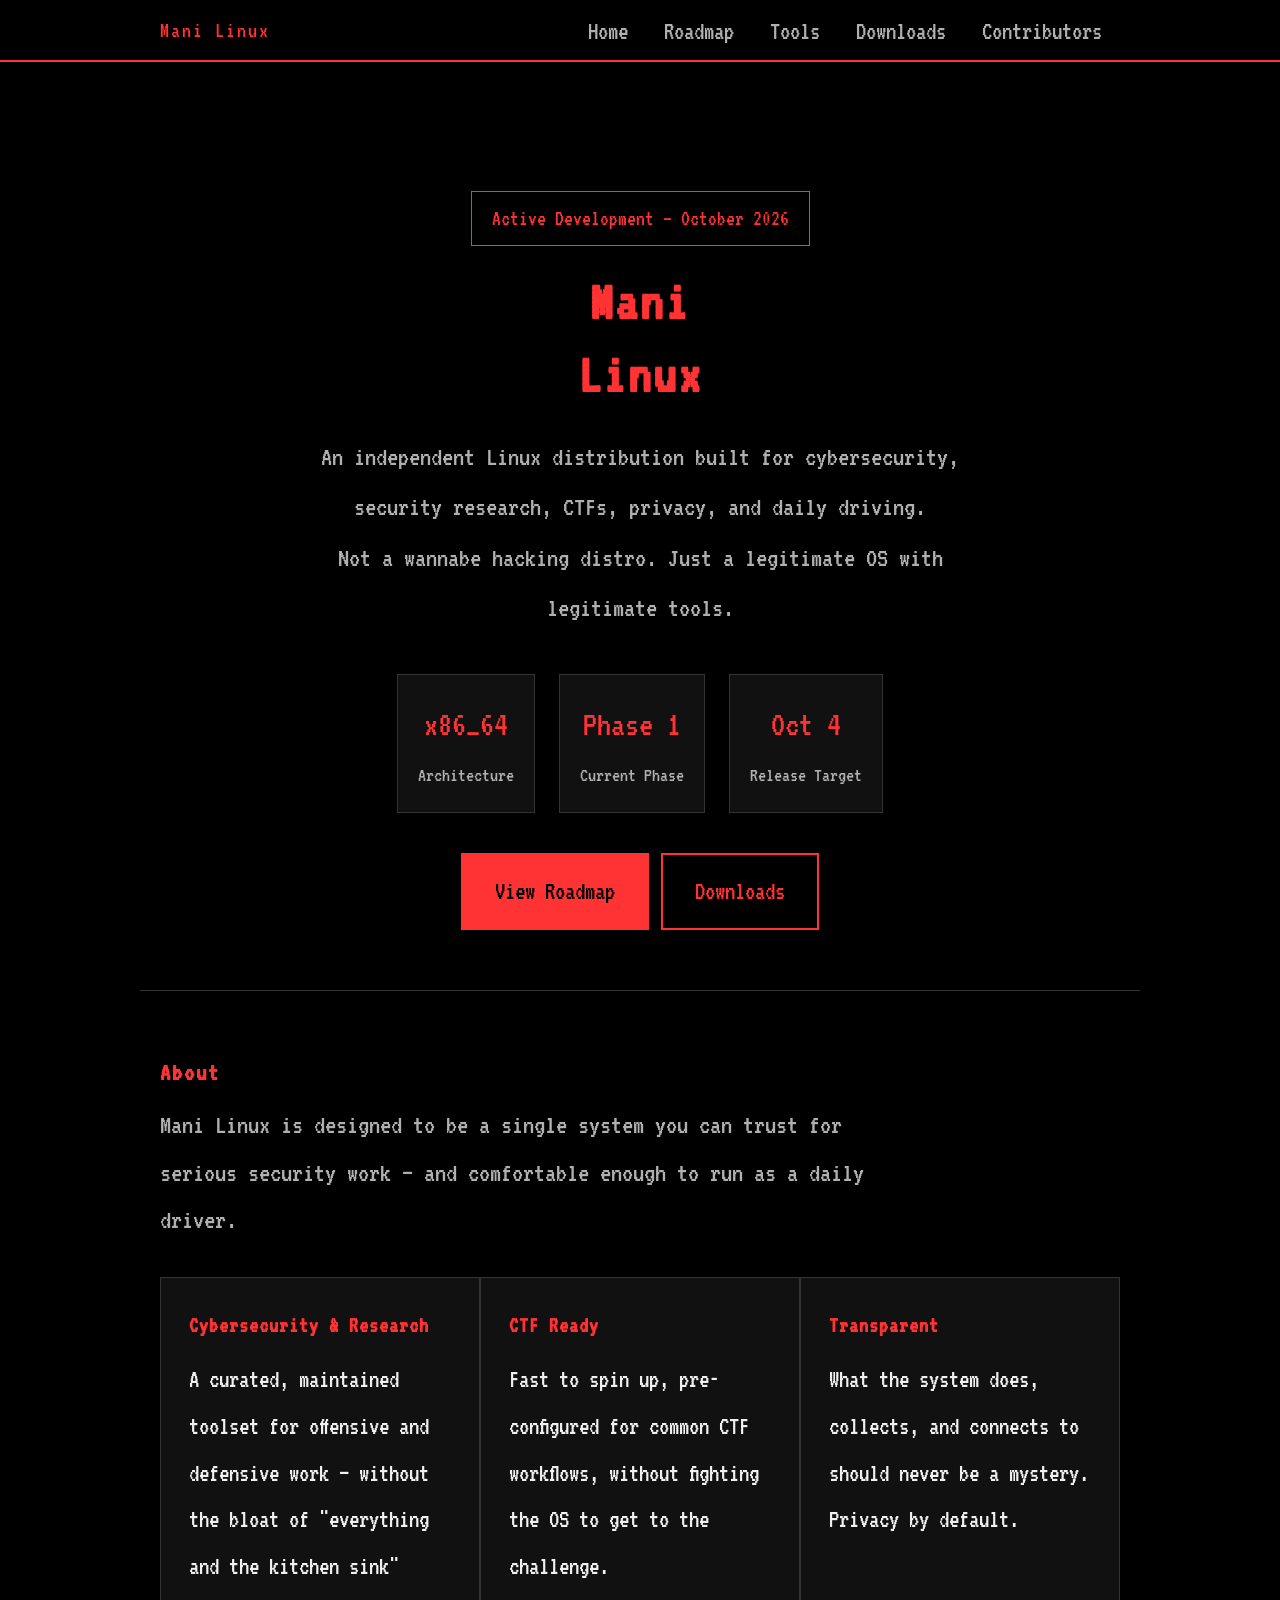
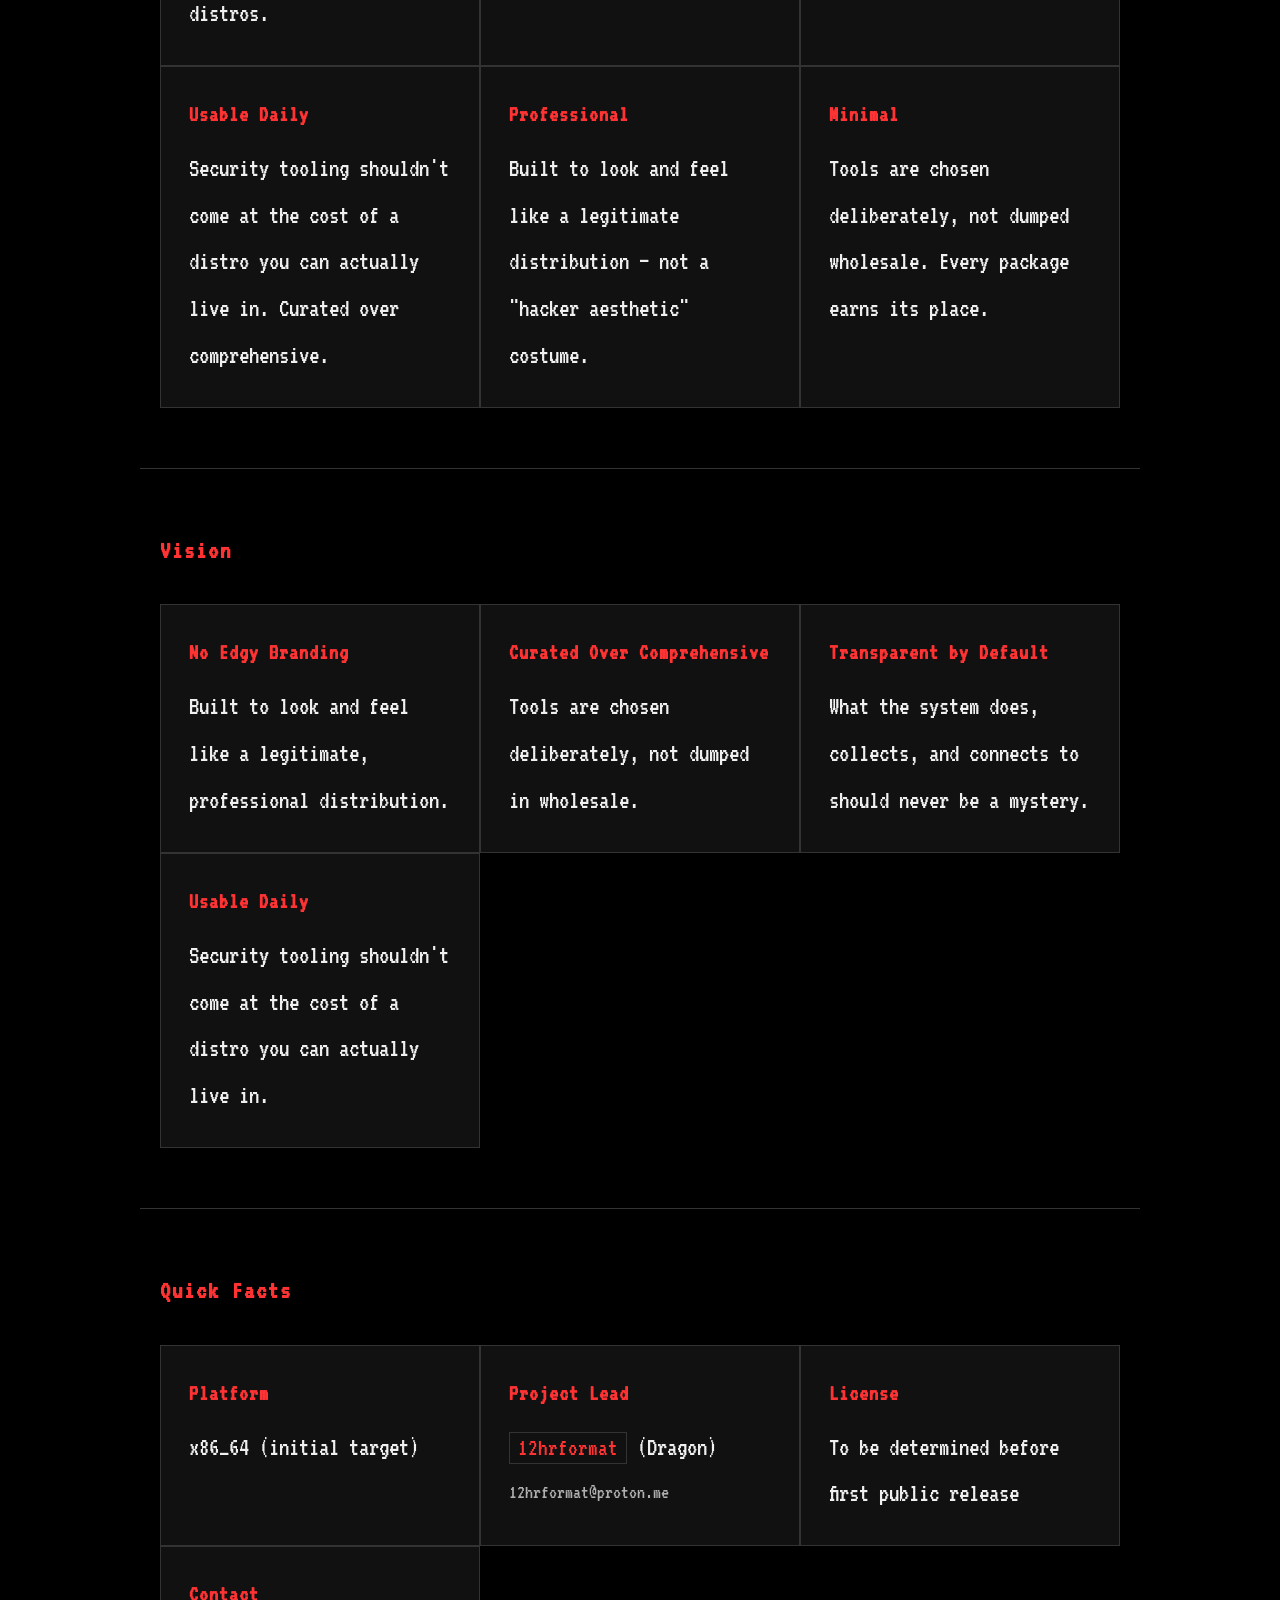
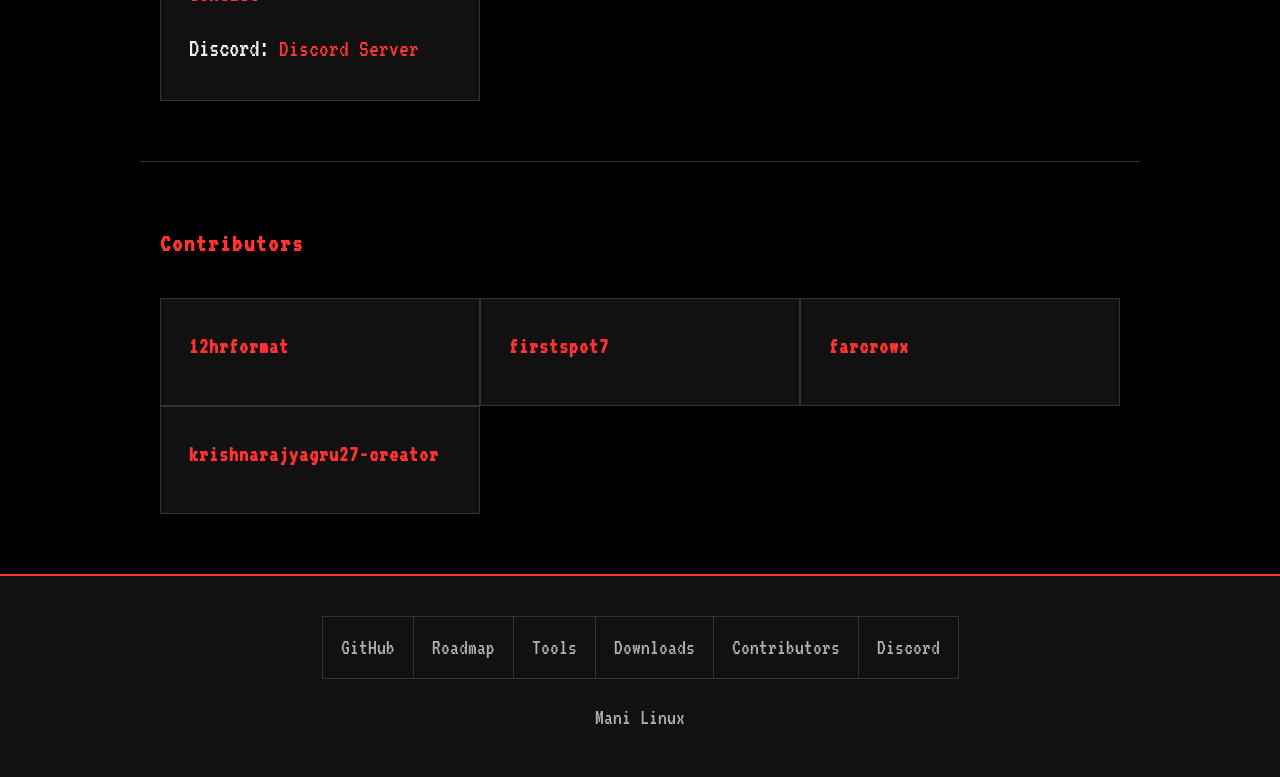
<file: website/index.html>
<!DOCTYPE html>
<html lang="en">
<head>
  <meta charset="UTF-8" />
  <meta name="viewport" content="width=device-width, initial-scale=1.0" />
  <title>Mani Linux — A Security-First Linux Distribution</title>
  <meta name="description" content="Mani Linux is an independent Linux distribution built for cybersecurity, security research, CTFs, privacy, and daily driving." />
  <link rel="stylesheet" href="style.css" />
</head>
<body>
  <a href="#main" class="skip-link">Skip to content</a>

  <nav>
    <div class="nav-inner">
      <a href="index.html" class="nav-brand">Mani Linux</a>
      <ul class="nav-links" id="navLinks">
        <li><a href="index.html" class="active">Home</a></li>
        <li><a href="roadmap.html">Roadmap</a></li>
        <li><a href="tools.html">Tools</a></li>
        <li><a href="downloads.html">Downloads</a></li>
        <li><a href="contributors.html">Contributors</a></li>
      </ul>
      <button class="nav-menu-btn" id="menuBtn" aria-label="Toggle menu">☰</button>
    </div>
  </nav>

  <main id="main">

    <!-- Hero -->
    <section class="hero">
      <div class="hero-badge">Active Development — October 2026</div>
      <h1>Mani<br>Linux</h1>
      <p class="hero-subtitle">
        An independent Linux distribution built for cybersecurity, security research, CTFs, privacy, and daily driving.<br>
        Not a wannabe hacking distro. Just a legitimate OS with legitimate tools.
      </p>
      <div class="hero-status">
        <div class="hero-stat">
          <div class="hero-stat-value">x86_64</div>
          <div class="hero-stat-label">Architecture</div>
        </div>
        <div class="hero-stat">
          <div class="hero-stat-value">Phase 1</div>
          <div class="hero-stat-label">Current Phase</div>
        </div>
        <div class="hero-stat">
          <div class="hero-stat-value">Oct 4</div>
          <div class="hero-stat-label">Release Target</div>
        </div>
      </div>
      <div class="hero-cta">
        <a href="roadmap.html" class="btn btn-primary">View Roadmap</a>
        <a href="downloads.html" class="btn btn-secondary">Downloads</a>
      </div>
    </section>

    <!-- About -->
    <section>
      <div class="section-header">
        <h2>About</h2>
        <p>Mani Linux is designed to be a single system you can trust for serious security work — and comfortable enough to run as a daily driver.</p>
      </div>
      <div class="card-grid">
        <div class="card">
          <h3>Cybersecurity & Research</h3>
          <p>A curated, maintained toolset for offensive and defensive work — without the bloat of "everything and the kitchen sink" distros.</p>
        </div>
        <div class="card">
          <h3>CTF Ready</h3>
          <p>Fast to spin up, pre-configured for common CTF workflows, without fighting the OS to get to the challenge.</p>
        </div>
        <div class="card">
          <h3>Transparent</h3>
          <p>What the system does, collects, and connects to should never be a mystery. Privacy by default.</p>
        </div>
        <div class="card">
          <h3>Usable Daily</h3>
          <p>Security tooling shouldn't come at the cost of a distro you can actually live in. Curated over comprehensive.</p>
        </div>
        <div class="card">
          <h3>Professional</h3>
          <p>Built to look and feel like a legitimate distribution — not a "hacker aesthetic" costume.</p>
        </div>
        <div class="card">
          <h3>Minimal</h3>
          <p>Tools are chosen deliberately, not dumped wholesale. Every package earns its place.</p>
        </div>
      </div>
    </section>

    <!-- Vision -->
    <section>
      <div class="section-header">
        <h2>Vision</h2>
      </div>
      <div class="card-grid">
        <div class="card">
          <h3>No Edgy Branding</h3>
          <p>Built to look and feel like a legitimate, professional distribution.</p>
        </div>
        <div class="card">
          <h3>Curated Over Comprehensive</h3>
          <p>Tools are chosen deliberately, not dumped in wholesale.</p>
        </div>
        <div class="card">
          <h3>Transparent by Default</h3>
          <p>What the system does, collects, and connects to should never be a mystery.</p>
        </div>
        <div class="card">
          <h3>Usable Daily</h3>
          <p>Security tooling shouldn't come at the cost of a distro you can actually live in.</p>
        </div>
      </div>
    </section>

    <!-- Quick Facts -->
    <section>
      <div class="section-header">
        <h2>Quick Facts</h2>
      </div>
      <div class="card-grid">
        <div class="card">
          <h3>Platform</h3>
          <p>x86_64 (initial target)</p>
        </div>
        <div class="card">
          <h3>Project Lead</h3>
          <p><code>12hrformat</code> (Dragon)</p>
          <p style="margin-top:4px;font-size:20px;color:var(--text-dim);">12hrformat@proton.me</p>
        </div>
        <div class="card">
          <h3>License</h3>
          <p>To be determined before first public release</p>
        </div>
        <div class="card">
          <h3>Contact</h3>
          <p>Discord: <a href="https://discord.gg/aPUg2V7wWd">Discord Server</a></p>
        </div>
      </div>
    </section>

    <!-- Contributors Preview -->
    <section>
      <div class="section-header">
        <h2>Contributors</h2>
      </div>
      <div id="home-contributors" class="card-grid"></div>
    </section>

  </main>

  <!-- Footer -->
  <footer>
    <div class="footer-inner">
      <ul class="footer-links">
        <li><a href="https://github.com/12hrformat/ManiOS">GitHub</a></li>
        <li><a href="roadmap.html">Roadmap</a></li>
        <li><a href="tools.html">Tools</a></li>
        <li><a href="downloads.html">Downloads</a></li>
        <li><a href="contributors.html">Contributors</a></li>
        <li><a href="https://discord.gg/aPUg2V7wWd">Discord</a></li>
      </ul>
      <p class="footer-copy">Mani Linux</p>
    </div>
  </footer>

  <script src="script.js"></script>
  <script src="contributors.js"></script>
</body>
</html>
</file>
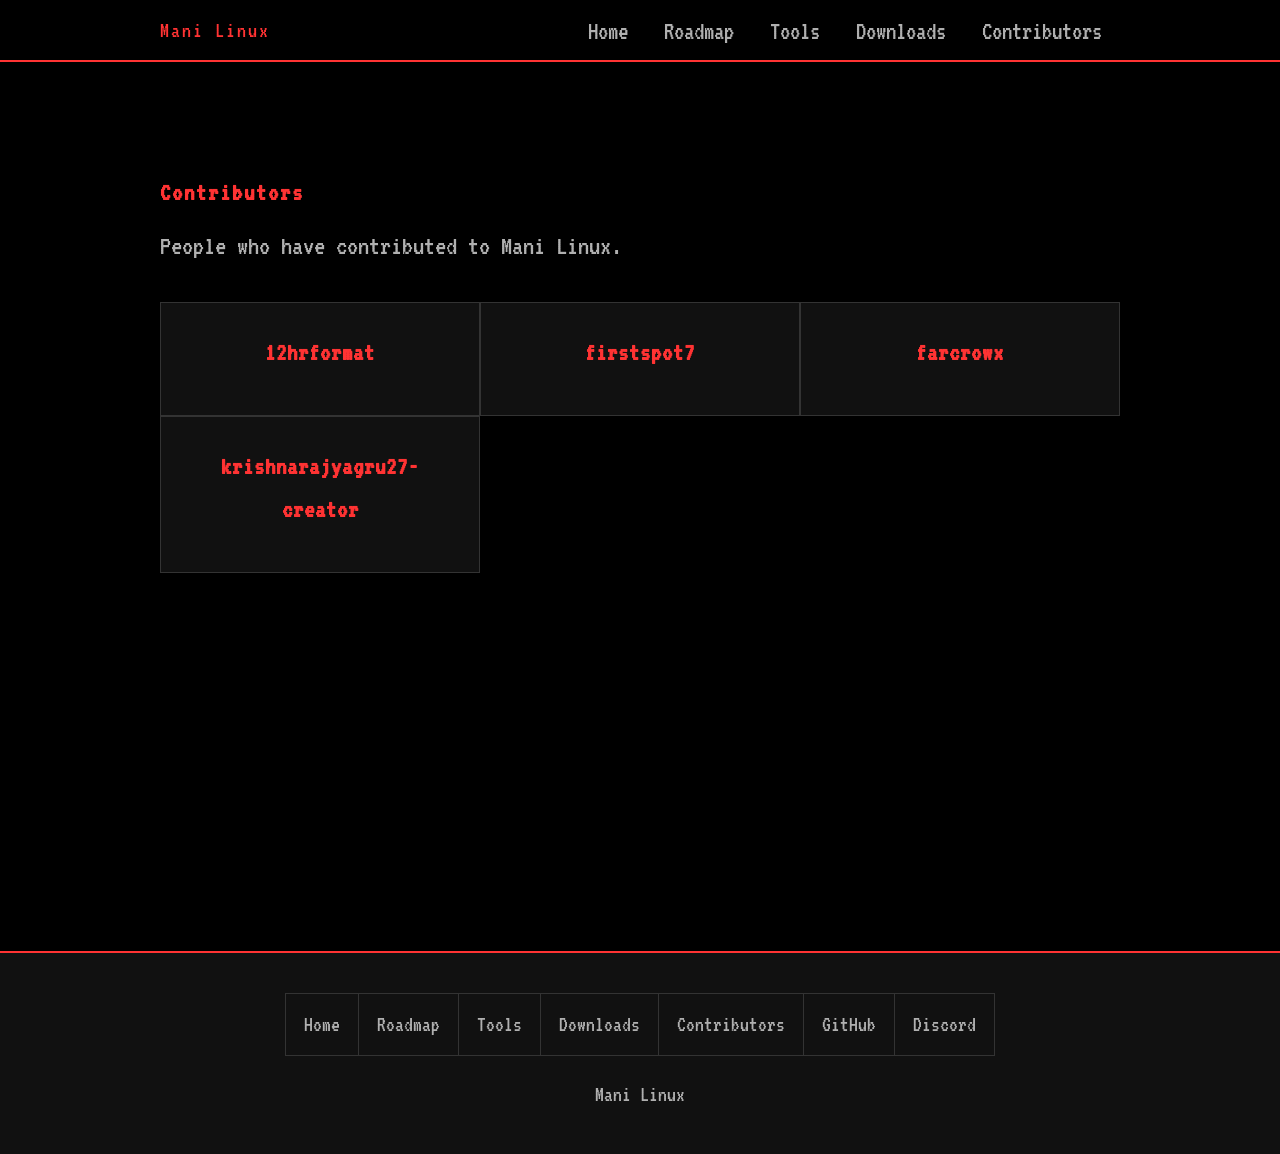
<file: website/contributors.html>
<!DOCTYPE html>
<html lang="en">
<head>
  <meta charset="UTF-8" />
  <meta name="viewport" content="width=device-width, initial-scale=1.0" />
  <title>Contributors — Mani Linux</title>
  <meta name="description" content="Mani Linux contributors." />
  <link rel="stylesheet" href="style.css" />
</head>
<body>
  <a href="#main" class="skip-link">Skip to content</a>

  <nav>
    <div class="nav-inner">
      <a href="index.html" class="nav-brand">Mani Linux</a>
      <ul class="nav-links" id="navLinks">
        <li><a href="index.html">Home</a></li>
        <li><a href="roadmap.html">Roadmap</a></li>
        <li><a href="tools.html">Tools</a></li>
        <li><a href="downloads.html">Downloads</a></li>
        <li><a href="contributors.html" class="active">Contributors</a></li>
      </ul>
      <button class="nav-menu-btn" id="menuBtn" aria-label="Toggle menu">☰</button>
    </div>
  </nav>

  <main id="main">
    <section>
      <div class="section-header">
        <h2>Contributors</h2>
        <p>People who have contributed to Mani Linux.</p>
      </div>
      <div id="contributors-grid" class="card-grid"></div>
    </section>
  </main>

  <footer>
    <div class="footer-inner">
      <ul class="footer-links">
        <li><a href="index.html">Home</a></li>
        <li><a href="roadmap.html">Roadmap</a></li>
        <li><a href="tools.html">Tools</a></li>
        <li><a href="downloads.html">Downloads</a></li>
        <li><a href="contributors.html">Contributors</a></li>
        <li><a href="https://github.com/12hrformat/ManiOS">GitHub</a></li>
        <li><a href="https://discord.gg/aPUg2V7wWd">Discord</a></li>
      </ul>
      <p class="footer-copy">Mani Linux</p>
    </div>
  </footer>

  <script src="script.js"></script>
  <script src="contributors.js"></script>
</body>
</html>
</file>
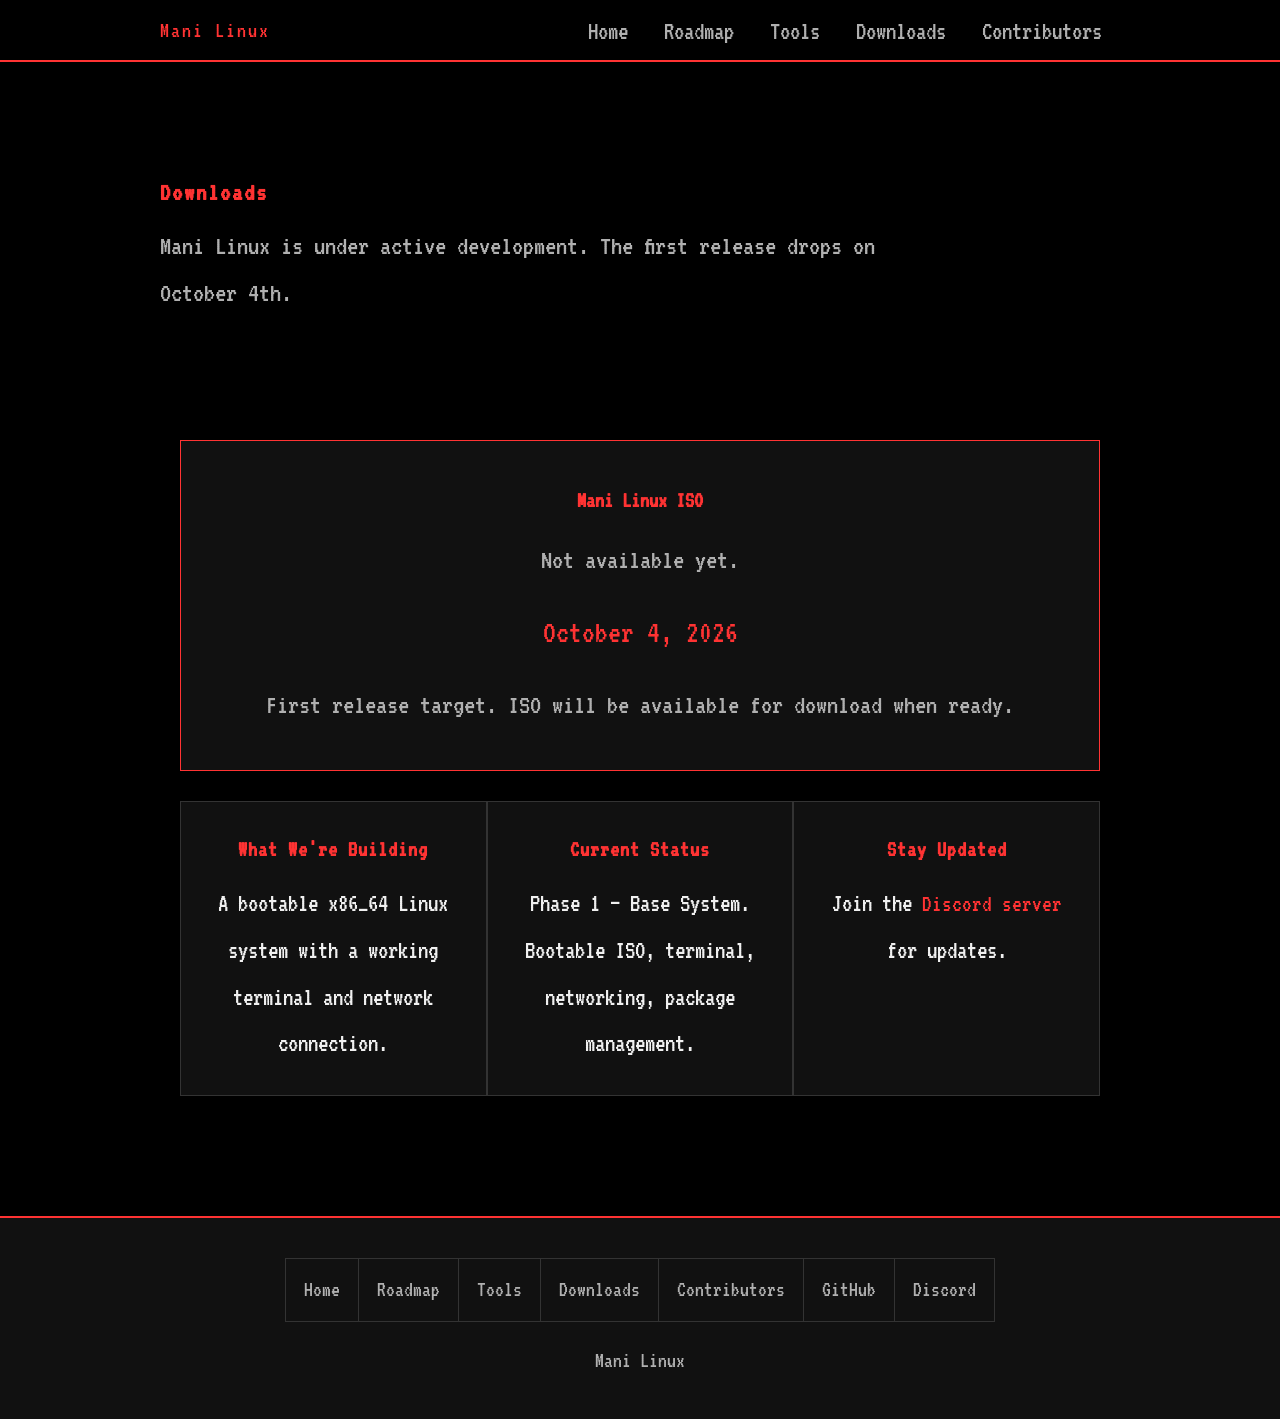
<file: website/downloads.html>
<!DOCTYPE html>
<html lang="en">
<head>
  <meta charset="UTF-8" />
  <meta name="viewport" content="width=device-width, initial-scale=1.0" />
  <title>Downloads — Mani Linux</title>
  <meta name="description" content="Mani Linux downloads. Under active development." />
  <link rel="stylesheet" href="style.css" />
</head>
<body>
  <a href="#main" class="skip-link">Skip to content</a>

  <nav>
    <div class="nav-inner">
      <a href="index.html" class="nav-brand">Mani Linux</a>
      <ul class="nav-links" id="navLinks">
        <li><a href="index.html">Home</a></li>
        <li><a href="roadmap.html">Roadmap</a></li>
        <li><a href="tools.html">Tools</a></li>
        <li><a href="downloads.html" class="active">Downloads</a></li>
        <li><a href="contributors.html">Contributors</a></li>
      </ul>
      <button class="nav-menu-btn" id="menuBtn" aria-label="Toggle menu">☰</button>
    </div>
  </nav>

  <main id="main">
    <section>
      <div class="section-header">
        <h2>Downloads</h2>
        <p>Mani Linux is under active development. The first release drops on October 4th.</p>
      </div>

      <div class="download-section">
        <div class="download-box">
          <h3>Mani Linux ISO</h3>
          <p>Not available yet.</p>
          <div class="download-date">October 4, 2026</div>
          <p>First release target. ISO will be available for download when ready.</p>
        </div>

        <div class="card-grid">
          <div class="card">
            <h3>What We're Building</h3>
            <p>A bootable x86_64 Linux system with a working terminal and network connection.</p>
          </div>
          <div class="card">
            <h3>Current Status</h3>
            <p>Phase 1 — Base System. Bootable ISO, terminal, networking, package management.</p>
          </div>
          <div class="card">
            <h3>Stay Updated</h3>
            <p>Join the <a href="https://discord.gg/aPUg2V7wWd">Discord server</a> for updates.</p>
          </div>
        </div>
      </div>
    </section>
  </main>

  <footer>
    <div class="footer-inner">
      <ul class="footer-links">
        <li><a href="index.html">Home</a></li>
        <li><a href="roadmap.html">Roadmap</a></li>
        <li><a href="tools.html">Tools</a></li>
        <li><a href="downloads.html">Downloads</a></li>
        <li><a href="contributors.html">Contributors</a></li>
        <li><a href="https://github.com/12hrformat/ManiOS">GitHub</a></li>
        <li><a href="https://discord.gg/aPUg2V7wWd">Discord</a></li>
      </ul>
      <p class="footer-copy">Mani Linux</p>
    </div>
  </footer>

  <script src="script.js"></script>
</body>
</html>
</file>
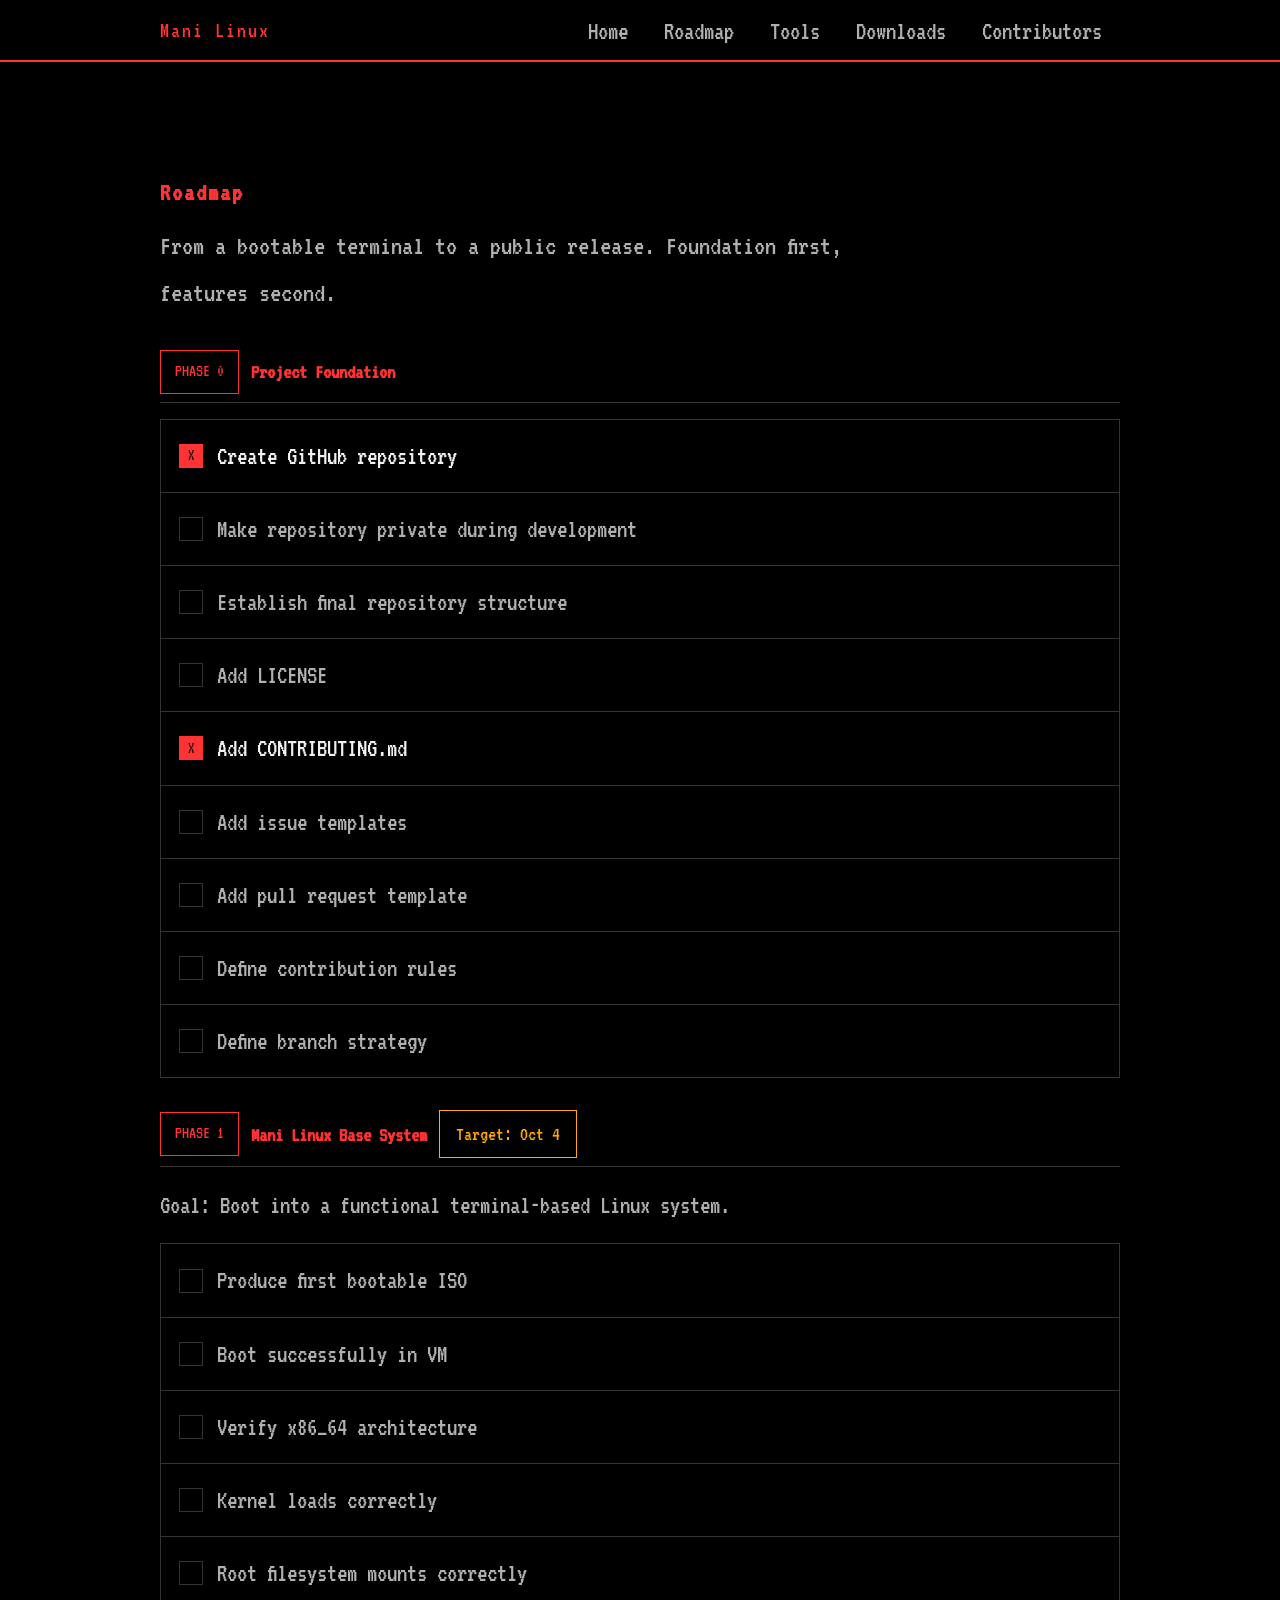
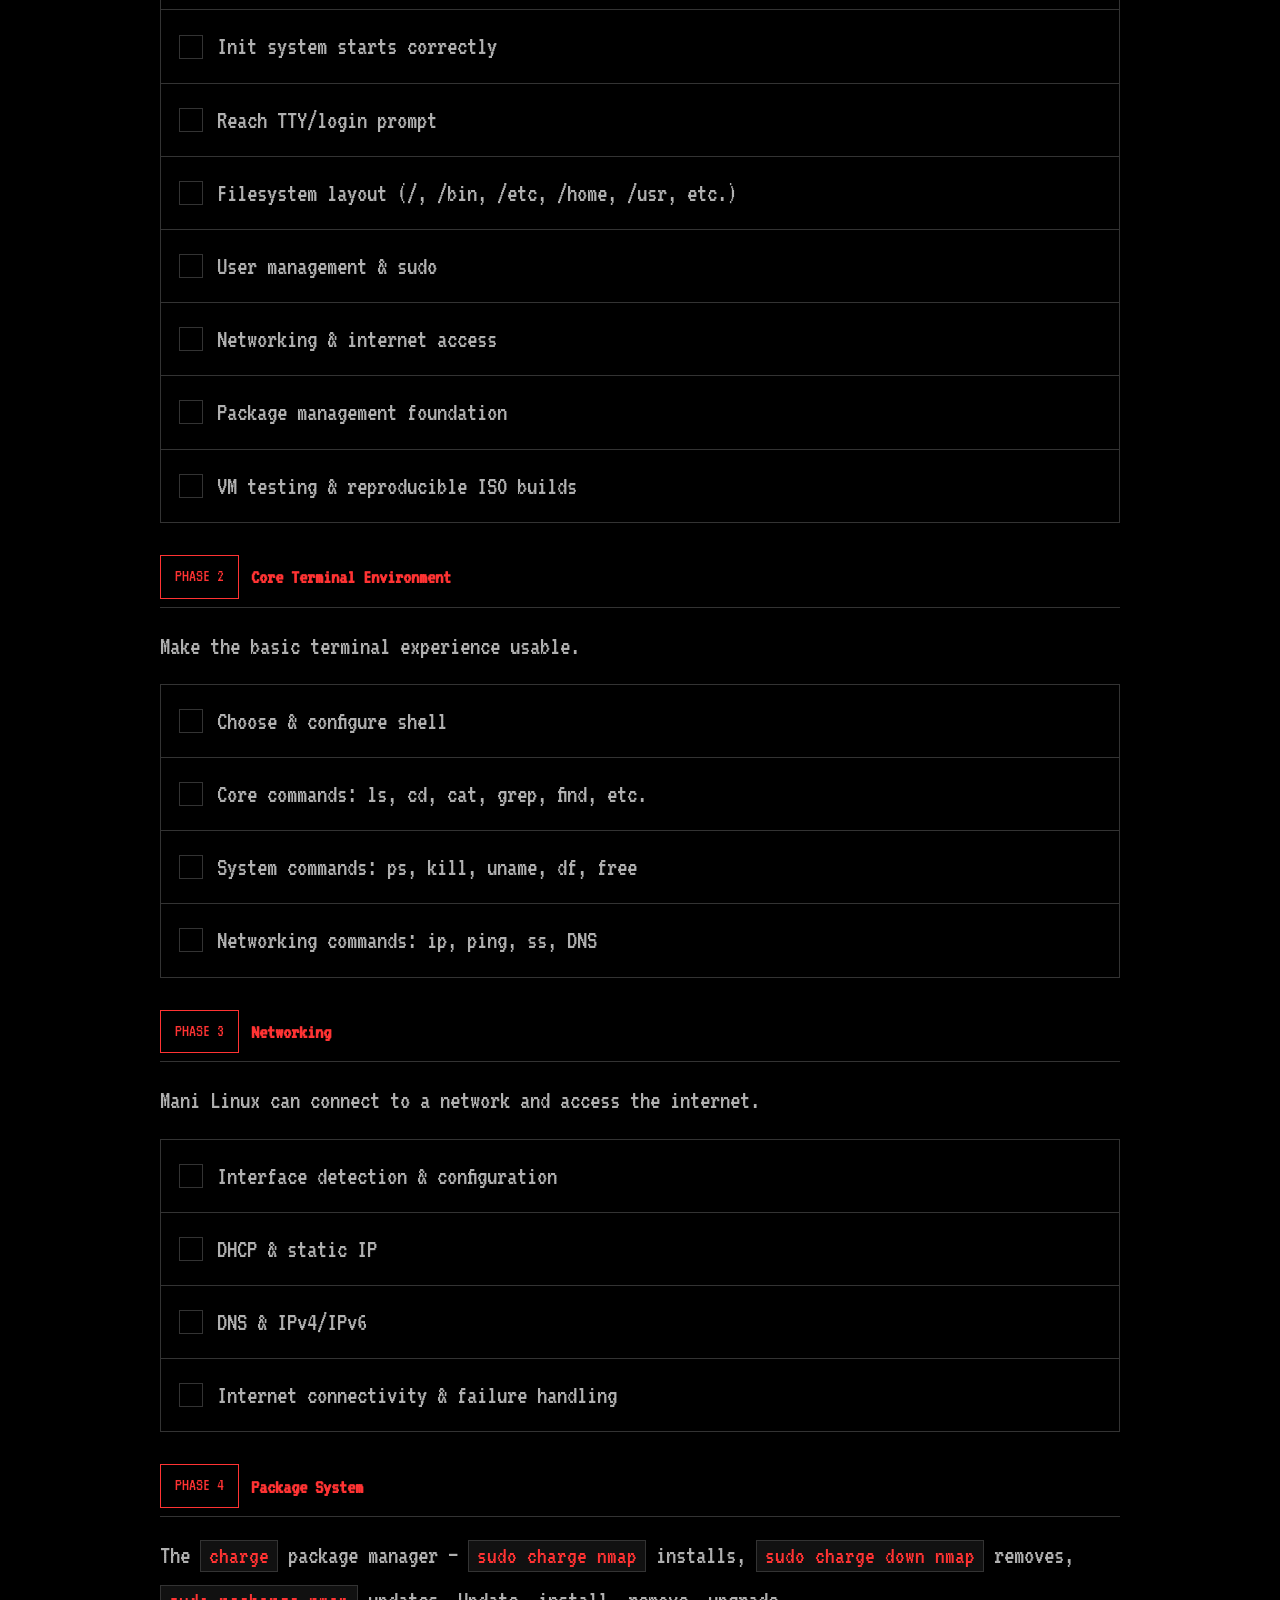
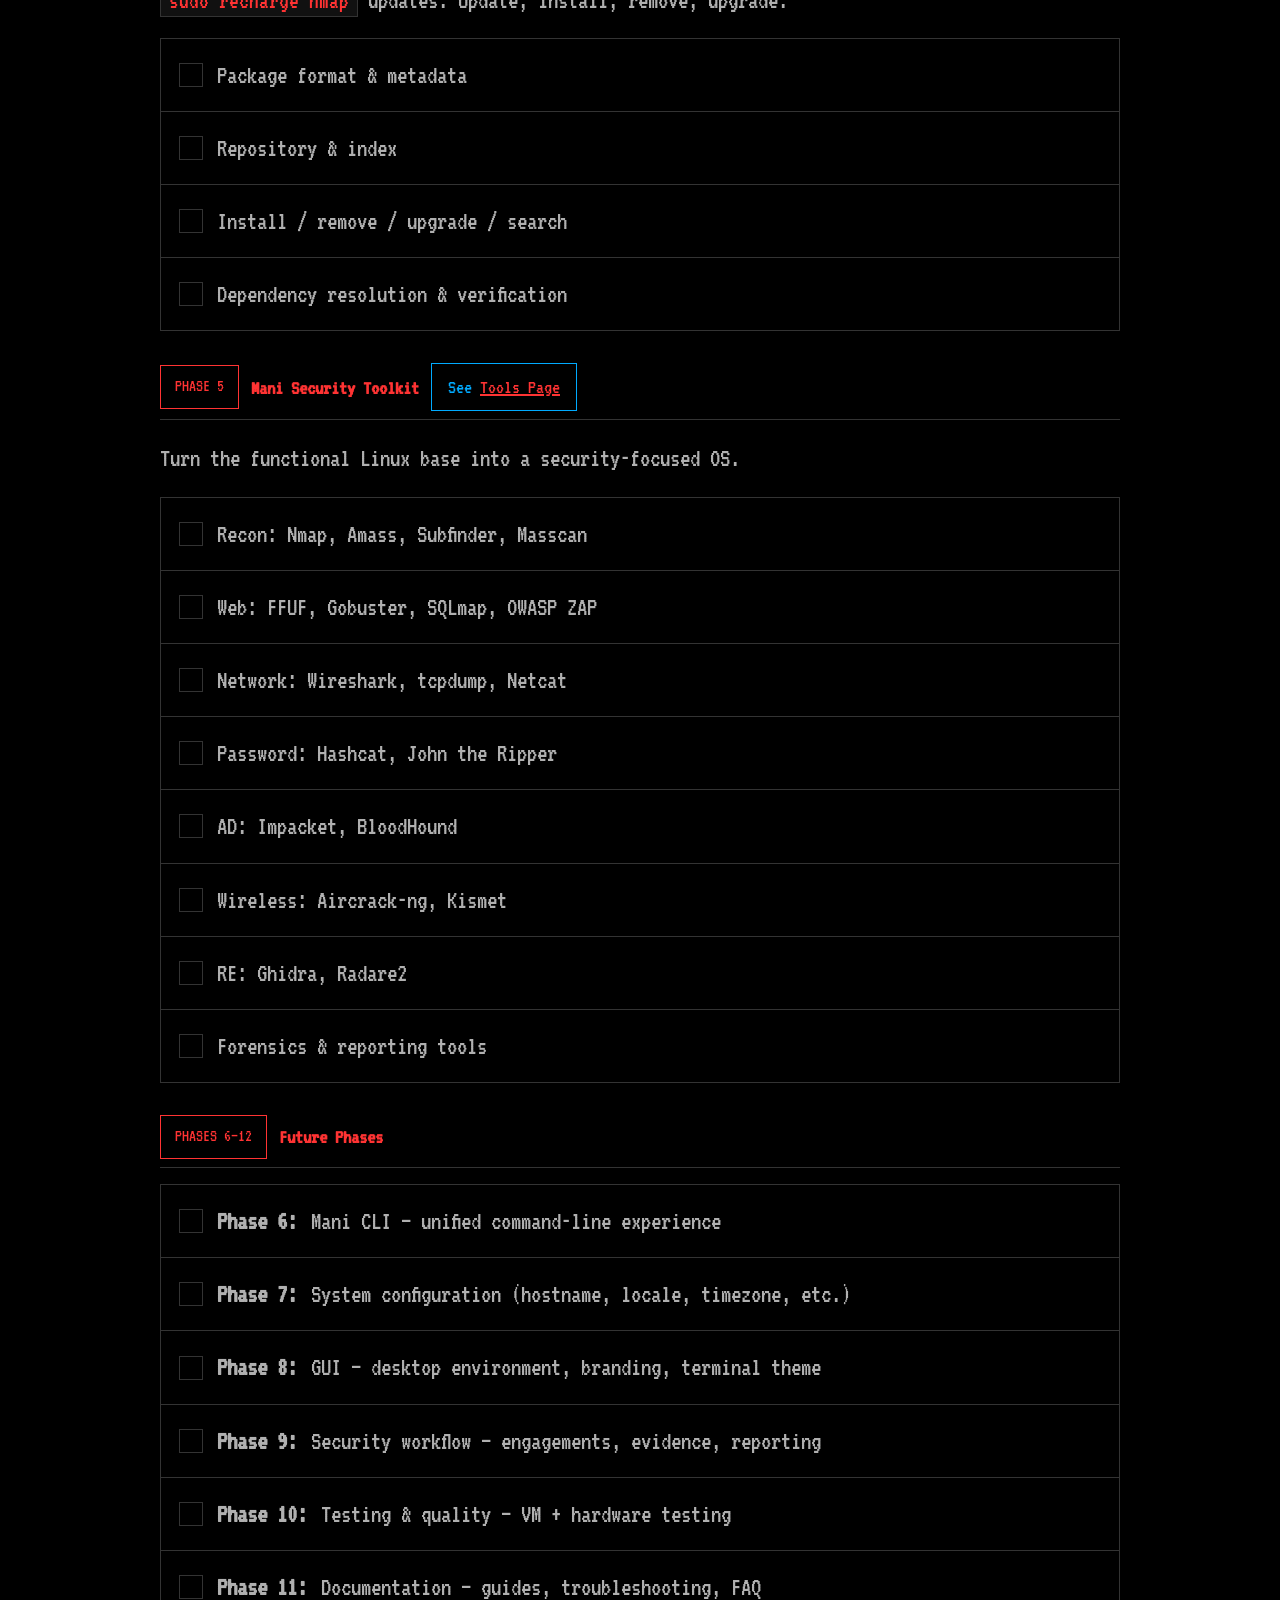
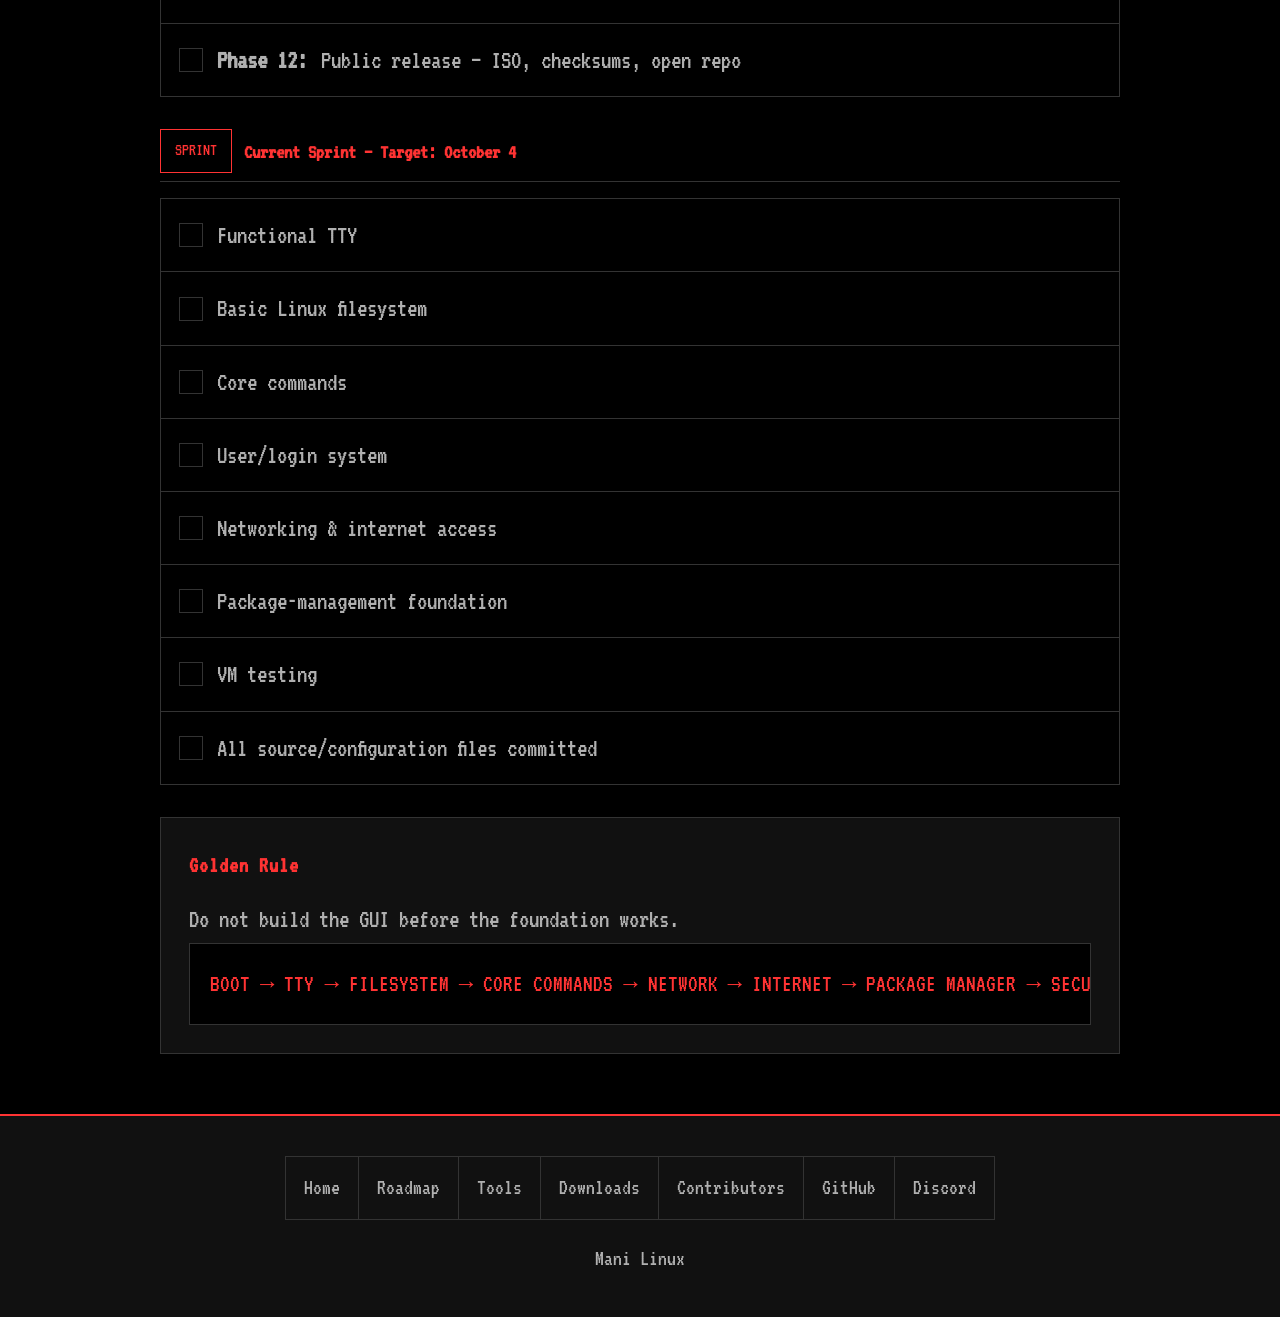
<file: website/roadmap.html>
<!DOCTYPE html>
<html lang="en">
<head>
  <meta charset="UTF-8" />
  <meta name="viewport" content="width=device-width, initial-scale=1.0" />
  <title>Roadmap — Mani Linux</title>
  <meta name="description" content="The development roadmap for Mani Linux." />
  <link rel="stylesheet" href="style.css" />
</head>
<body>
  <a href="#main" class="skip-link">Skip to content</a>

  <nav>
    <div class="nav-inner">
      <a href="index.html" class="nav-brand">Mani Linux</a>
      <ul class="nav-links" id="navLinks">
        <li><a href="index.html">Home</a></li>
        <li><a href="roadmap.html" class="active">Roadmap</a></li>
        <li><a href="tools.html">Tools</a></li>
        <li><a href="downloads.html">Downloads</a></li>
        <li><a href="contributors.html">Contributors</a></li>
      </ul>
      <button class="nav-menu-btn" id="menuBtn" aria-label="Toggle menu">☰</button>
    </div>
  </nav>

  <main id="main">
    <section>
      <div class="section-header">
        <h2>Roadmap</h2>
        <p>From a bootable terminal to a public release. Foundation first, features second.</p>
      </div>

      <!-- Phase 0 -->
      <div class="phase">
        <div class="phase-header">
          <span class="phase-number">PHASE 0</span>
          <h3>Project Foundation</h3>
        </div>
        <div class="phase-items">
          <div class="phase-item completed"><span class="checkbox">X</span> Create GitHub repository</div>
          <div class="phase-item"><span class="checkbox"></span> Make repository private during development</div>
          <div class="phase-item"><span class="checkbox"></span> Establish final repository structure</div>
          <div class="phase-item"><span class="checkbox"></span> Add LICENSE</div>
          <div class="phase-item completed"><span class="checkbox">X</span> Add CONTRIBUTING.md</div>
          <div class="phase-item"><span class="checkbox"></span> Add issue templates</div>
          <div class="phase-item"><span class="checkbox"></span> Add pull request template</div>
          <div class="phase-item"><span class="checkbox"></span> Define contribution rules</div>
          <div class="phase-item"><span class="checkbox"></span> Define branch strategy</div>
        </div>
      </div>

      <!-- Phase 1 -->
      <div class="phase">
        <div class="phase-header">
          <span class="phase-number">PHASE 1</span>
          <h3>Mani Linux Base System</h3>
          <span class="badge badge-planning">Target: Oct 4</span>
        </div>
        <p style="color:var(--text-dim);margin-bottom:16px;font-size:26px;">Goal: Boot into a functional terminal-based Linux system.</p>
        <div class="phase-items">
          <div class="phase-item"><span class="checkbox"></span> Produce first bootable ISO</div>
          <div class="phase-item"><span class="checkbox"></span> Boot successfully in VM</div>
          <div class="phase-item"><span class="checkbox"></span> Verify x86_64 architecture</div>
          <div class="phase-item"><span class="checkbox"></span> Kernel loads correctly</div>
          <div class="phase-item"><span class="checkbox"></span> Root filesystem mounts correctly</div>
          <div class="phase-item"><span class="checkbox"></span> Init system starts correctly</div>
          <div class="phase-item"><span class="checkbox"></span> Reach TTY/login prompt</div>
          <div class="phase-item"><span class="checkbox"></span> Filesystem layout (/, /bin, /etc, /home, /usr, etc.)</div>
          <div class="phase-item"><span class="checkbox"></span> User management & sudo</div>
          <div class="phase-item"><span class="checkbox"></span> Networking & internet access</div>
          <div class="phase-item"><span class="checkbox"></span> Package management foundation</div>
          <div class="phase-item"><span class="checkbox"></span> VM testing & reproducible ISO builds</div>
        </div>
      </div>

      <!-- Phase 2 -->
      <div class="phase">
        <div class="phase-header">
          <span class="phase-number">PHASE 2</span>
          <h3>Core Terminal Environment</h3>
        </div>
        <p style="color:var(--text-dim);margin-bottom:16px;font-size:26px;">Make the basic terminal experience usable.</p>
        <div class="phase-items">
          <div class="phase-item"><span class="checkbox"></span> Choose & configure shell</div>
          <div class="phase-item"><span class="checkbox"></span> Core commands: ls, cd, cat, grep, find, etc.</div>
          <div class="phase-item"><span class="checkbox"></span> System commands: ps, kill, uname, df, free</div>
          <div class="phase-item"><span class="checkbox"></span> Networking commands: ip, ping, ss, DNS</div>
        </div>
      </div>

      <!-- Phase 3 -->
      <div class="phase">
        <div class="phase-header">
          <span class="phase-number">PHASE 3</span>
          <h3>Networking</h3>
        </div>
        <p style="color:var(--text-dim);margin-bottom:16px;font-size:26px;">Mani Linux can connect to a network and access the internet.</p>
        <div class="phase-items">
          <div class="phase-item"><span class="checkbox"></span> Interface detection & configuration</div>
          <div class="phase-item"><span class="checkbox"></span> DHCP & static IP</div>
          <div class="phase-item"><span class="checkbox"></span> DNS & IPv4/IPv6</div>
          <div class="phase-item"><span class="checkbox"></span> Internet connectivity & failure handling</div>
        </div>
      </div>

      <!-- Phase 4 -->
      <div class="phase">
        <div class="phase-header">
          <span class="phase-number">PHASE 4</span>
          <h3>Package System</h3>
        </div>
        <p style="color:var(--text-dim);margin-bottom:16px;font-size:26px;">The <code>charge</code> package manager — <code>sudo charge nmap</code> installs, <code>sudo charge down nmap</code> removes, <code>sudo recharge nmap</code> updates. Update, install, remove, upgrade.</p>
        <div class="phase-items">
          <div class="phase-item"><span class="checkbox"></span> Package format & metadata</div>
          <div class="phase-item"><span class="checkbox"></span> Repository & index</div>
          <div class="phase-item"><span class="checkbox"></span> Install / remove / upgrade / search</div>
          <div class="phase-item"><span class="checkbox"></span> Dependency resolution & verification</div>
        </div>
      </div>

      <!-- Phase 5 -->
      <div class="phase">
        <div class="phase-header">
          <span class="phase-number">PHASE 5</span>
          <h3>Mani Security Toolkit</h3>
          <span class="badge badge-wip">See <a href="tools.html" style="color:var(--red);">Tools Page</a></span>
        </div>
        <p style="color:var(--text-dim);margin-bottom:16px;font-size:26px;">Turn the functional Linux base into a security-focused OS.</p>
        <div class="phase-items">
          <div class="phase-item"><span class="checkbox"></span> Recon: Nmap, Amass, Subfinder, Masscan</div>
          <div class="phase-item"><span class="checkbox"></span> Web: FFUF, Gobuster, SQLmap, OWASP ZAP</div>
          <div class="phase-item"><span class="checkbox"></span> Network: Wireshark, tcpdump, Netcat</div>
          <div class="phase-item"><span class="checkbox"></span> Password: Hashcat, John the Ripper</div>
          <div class="phase-item"><span class="checkbox"></span> AD: Impacket, BloodHound</div>
          <div class="phase-item"><span class="checkbox"></span> Wireless: Aircrack-ng, Kismet</div>
          <div class="phase-item"><span class="checkbox"></span> RE: Ghidra, Radare2</div>
          <div class="phase-item"><span class="checkbox"></span> Forensics & reporting tools</div>
        </div>
      </div>

      <!-- Phases 6-12 -->
      <div class="phase">
        <div class="phase-header">
          <span class="phase-number">PHASES 6–12</span>
          <h3>Future Phases</h3>
        </div>
        <div class="phase-items">
          <div class="phase-item"><span class="checkbox"></span> <strong>Phase 6:</strong> Mani CLI — unified command-line experience</div>
          <div class="phase-item"><span class="checkbox"></span> <strong>Phase 7:</strong> System configuration (hostname, locale, timezone, etc.)</div>
          <div class="phase-item"><span class="checkbox"></span> <strong>Phase 8:</strong> GUI — desktop environment, branding, terminal theme</div>
          <div class="phase-item"><span class="checkbox"></span> <strong>Phase 9:</strong> Security workflow — engagements, evidence, reporting</div>
          <div class="phase-item"><span class="checkbox"></span> <strong>Phase 10:</strong> Testing & quality — VM + hardware testing</div>
          <div class="phase-item"><span class="checkbox"></span> <strong>Phase 11:</strong> Documentation — guides, troubleshooting, FAQ</div>
          <div class="phase-item"><span class="checkbox"></span> <strong>Phase 12:</strong> Public release — ISO, checksums, open repo</div>
        </div>
      </div>

      <!-- Current Sprint -->
      <div class="phase">
        <div class="phase-header">
          <span class="phase-number">SPRINT</span>
          <h3>Current Sprint — Target: October 4</h3>
        </div>
        <div class="phase-items">
          <div class="phase-item"><span class="checkbox"></span> Functional TTY</div>
          <div class="phase-item"><span class="checkbox"></span> Basic Linux filesystem</div>
          <div class="phase-item"><span class="checkbox"></span> Core commands</div>
          <div class="phase-item"><span class="checkbox"></span> User/login system</div>
          <div class="phase-item"><span class="checkbox"></span> Networking & internet access</div>
          <div class="phase-item"><span class="checkbox"></span> Package-management foundation</div>
          <div class="phase-item"><span class="checkbox"></span> VM testing</div>
          <div class="phase-item"><span class="checkbox"></span> All source/configuration files committed</div>
        </div>
      </div>

      <!-- Golden Rule -->
      <div class="card">
        <h3>Golden Rule</h3>
        <p style="margin-top:8px;color:var(--text-dim);font-size:26px;">Do not build the GUI before the foundation works.</p>
        <pre><code>BOOT → TTY → FILESYSTEM → CORE COMMANDS → NETWORK → INTERNET → PACKAGE MANAGER → SECURITY TOOLS → GUI → MANI FEATURES → PUBLIC RELEASE</code></pre>
      </div>
    </section>
  </main>

  <footer>
    <div class="footer-inner">
      <ul class="footer-links">
        <li><a href="index.html">Home</a></li>
        <li><a href="roadmap.html">Roadmap</a></li>
        <li><a href="tools.html">Tools</a></li>
        <li><a href="downloads.html">Downloads</a></li>
        <li><a href="contributors.html">Contributors</a></li>
        <li><a href="https://github.com/12hrformat/ManiOS">GitHub</a></li>
        <li><a href="https://discord.gg/aPUg2V7wWd">Discord</a></li>
      </ul>
      <p class="footer-copy">Mani Linux</p>
    </div>
  </footer>

  <script src="script.js"></script>
</body>
</html>
</file>
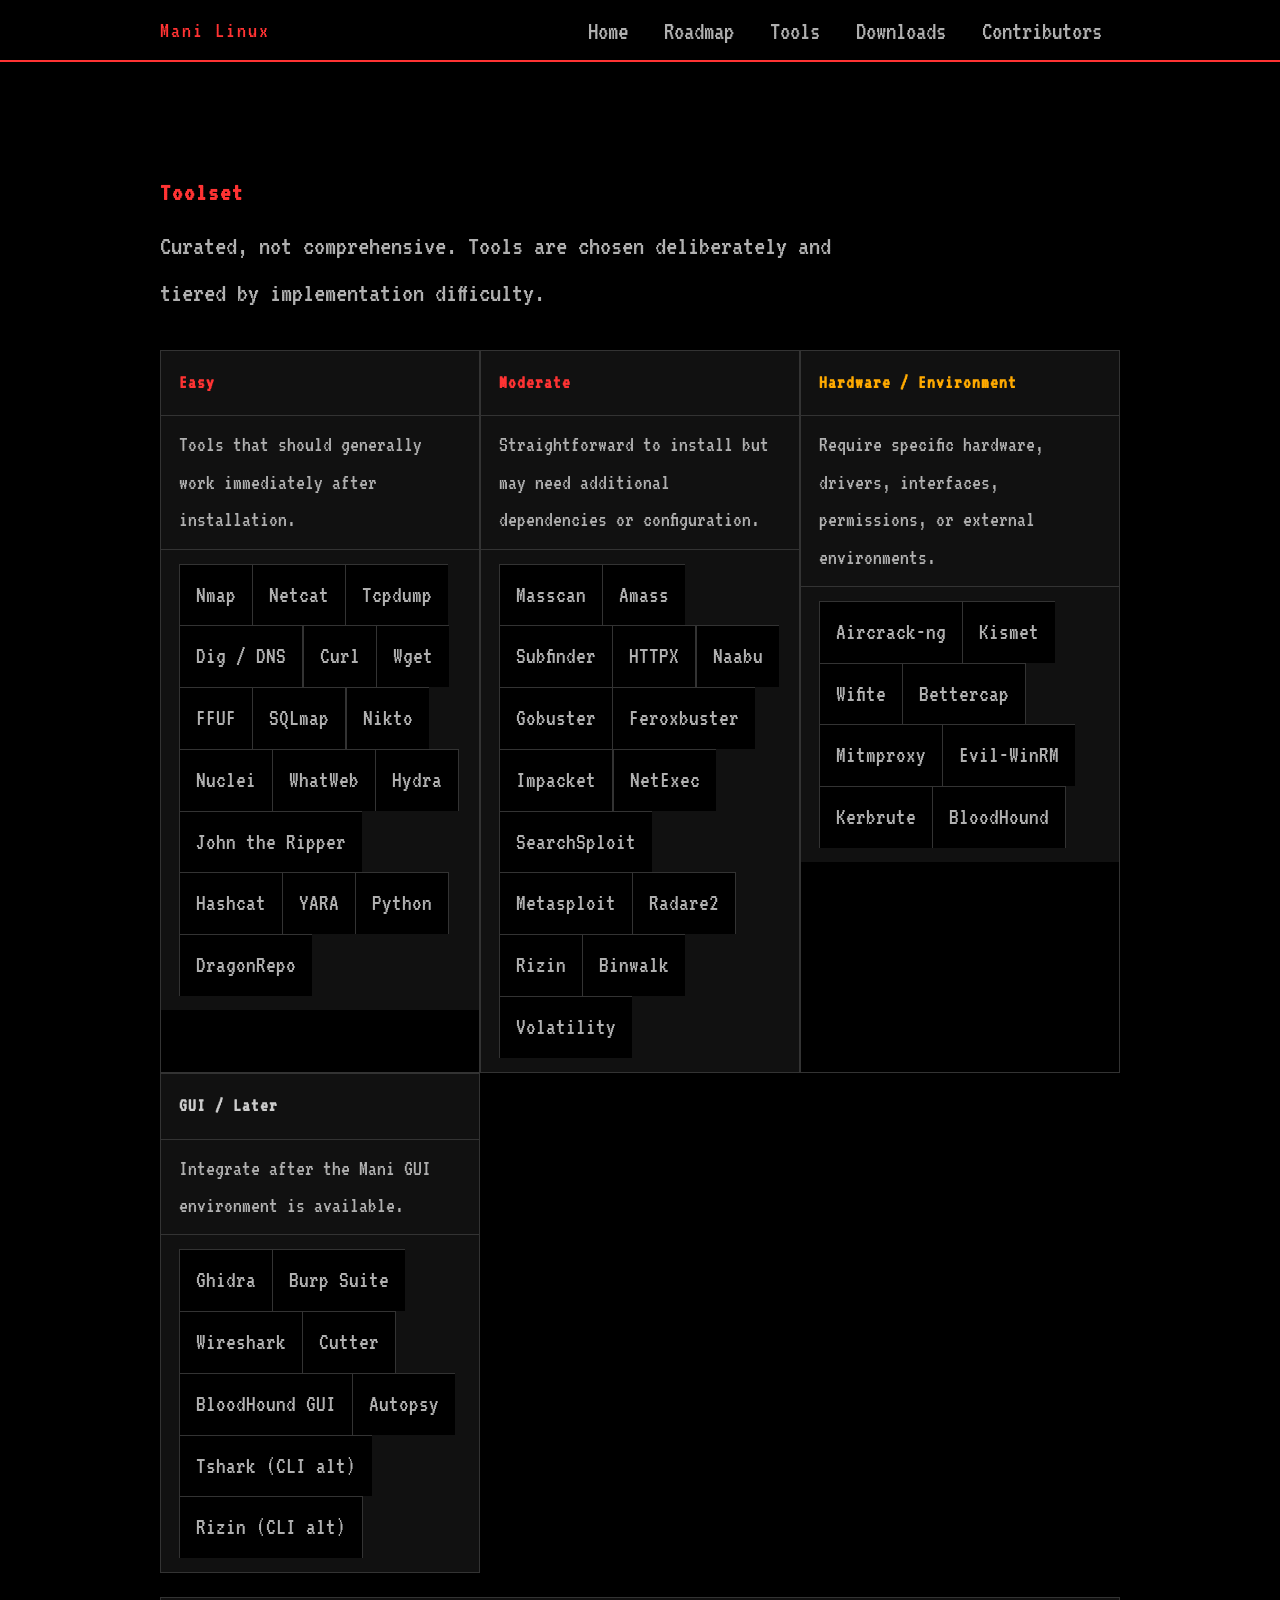
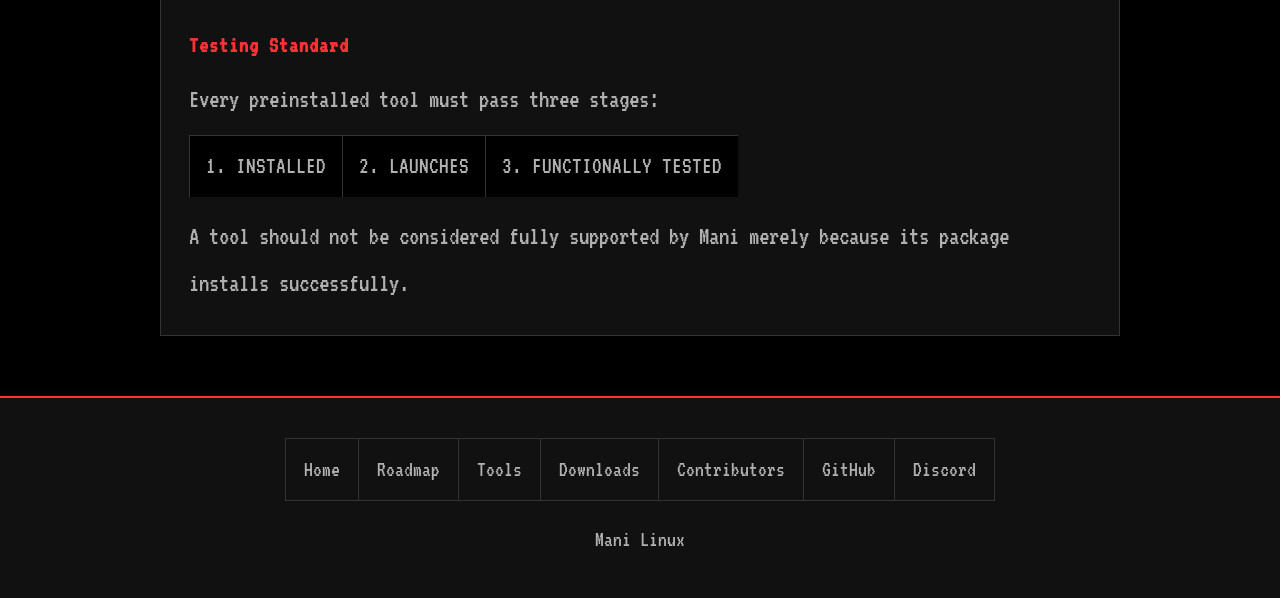
<file: website/tools.html>
<!DOCTYPE html>
<html lang="en">
<head>
  <meta charset="UTF-8" />
  <meta name="viewport" content="width=device-width, initial-scale=1.0" />
  <title>Tools — Mani Linux</title>
  <meta name="description" content="The curated security toolset for Mani Linux." />
  <link rel="stylesheet" href="style.css" />
</head>
<body>
  <a href="#main" class="skip-link">Skip to content</a>

  <nav>
    <div class="nav-inner">
      <a href="index.html" class="nav-brand">Mani Linux</a>
      <ul class="nav-links" id="navLinks">
        <li><a href="index.html">Home</a></li>
        <li><a href="roadmap.html">Roadmap</a></li>
        <li><a href="tools.html" class="active">Tools</a></li>
        <li><a href="downloads.html">Downloads</a></li>
        <li><a href="contributors.html">Contributors</a></li>
      </ul>
      <button class="nav-menu-btn" id="menuBtn" aria-label="Toggle menu">☰</button>
    </div>
  </nav>

  <main id="main">
    <section>
      <div class="section-header">
        <h2>Toolset</h2>
        <p>Curated, not comprehensive. Tools are chosen deliberately and tiered by implementation difficulty.</p>
      </div>

      <div class="card-grid">
        <!-- Tier 1 -->
        <div class="tier-section tier-easy">
          <h4>Easy</h4>
          <p>Tools that should generally work immediately after installation.</p>
          <div class="tool-list">
            <span class="tool-tag">Nmap</span>
            <span class="tool-tag">Netcat</span>
            <span class="tool-tag">Tcpdump</span>
            <span class="tool-tag">Dig / DNS</span>
            <span class="tool-tag">Curl</span>
            <span class="tool-tag">Wget</span>
            <span class="tool-tag">FFUF</span>
            <span class="tool-tag">SQLmap</span>
            <span class="tool-tag">Nikto</span>
            <span class="tool-tag">Nuclei</span>
            <span class="tool-tag">WhatWeb</span>
            <span class="tool-tag">Hydra</span>
            <span class="tool-tag">John the Ripper</span>
            <span class="tool-tag">Hashcat</span>
            <span class="tool-tag">YARA</span>
            <span class="tool-tag">Python</span>
            <span class="tool-tag">DragonRepo</span>
          </div>
        </div>

        <!-- Tier 2 -->
        <div class="tier-section tier-moderate">
          <h4>Moderate</h4>
          <p>Straightforward to install but may need additional dependencies or configuration.</p>
          <div class="tool-list">
            <span class="tool-tag">Masscan</span>
            <span class="tool-tag">Amass</span>
            <span class="tool-tag">Subfinder</span>
            <span class="tool-tag">HTTPX</span>
            <span class="tool-tag">Naabu</span>
            <span class="tool-tag">Gobuster</span>
            <span class="tool-tag">Feroxbuster</span>
            <span class="tool-tag">Impacket</span>
            <span class="tool-tag">NetExec</span>
            <span class="tool-tag">SearchSploit</span>
            <span class="tool-tag">Metasploit</span>
            <span class="tool-tag">Radare2</span>
            <span class="tool-tag">Rizin</span>
            <span class="tool-tag">Binwalk</span>
            <span class="tool-tag">Volatility</span>
          </div>
        </div>

        <!-- Tier 3 -->
        <div class="tier-section tier-hardware">
          <h4>Hardware / Environment</h4>
          <p>Require specific hardware, drivers, interfaces, permissions, or external environments.</p>
          <div class="tool-list">
            <span class="tool-tag">Aircrack-ng</span>
            <span class="tool-tag">Kismet</span>
            <span class="tool-tag">Wifite</span>
            <span class="tool-tag">Bettercap</span>
            <span class="tool-tag">Mitmproxy</span>
            <span class="tool-tag">Evil-WinRM</span>
            <span class="tool-tag">Kerbrute</span>
            <span class="tool-tag">BloodHound</span>
          </div>
        </div>

        <!-- Tier 4 -->
        <div class="tier-section tier-gui">
          <h4>GUI / Later</h4>
          <p>Integrate after the Mani GUI environment is available.</p>
          <div class="tool-list">
            <span class="tool-tag">Ghidra</span>
            <span class="tool-tag">Burp Suite</span>
            <span class="tool-tag">Wireshark</span>
            <span class="tool-tag">Cutter</span>
            <span class="tool-tag">BloodHound GUI</span>
            <span class="tool-tag">Autopsy</span>
            <span class="tool-tag">Tshark (CLI alt)</span>
            <span class="tool-tag">Rizin (CLI alt)</span>
          </div>
        </div>
      </div>

      <!-- Testing -->
      <div class="card" style="margin-top:24px;">
        <h3>Testing Standard</h3>
        <p style="margin-top:8px;color:var(--text-dim);font-size:26px;">Every preinstalled tool must pass three stages:</p>
        <div style="margin-top:12px;display:flex;flex-wrap:wrap;gap:0;">
          <span class="tool-tag">1. INSTALLED</span>
          <span class="tool-tag">2. LAUNCHES</span>
          <span class="tool-tag">3. FUNCTIONALLY TESTED</span>
        </div>
        <p style="color:var(--text-dim);margin-top:16px;font-size:26px;">A tool should not be considered fully supported by Mani merely because its package installs successfully.</p>
      </div>
    </section>
  </main>

  <footer>
    <div class="footer-inner">
      <ul class="footer-links">
        <li><a href="index.html">Home</a></li>
        <li><a href="roadmap.html">Roadmap</a></li>
        <li><a href="tools.html">Tools</a></li>
        <li><a href="downloads.html">Downloads</a></li>
        <li><a href="contributors.html">Contributors</a></li>
        <li><a href="https://github.com/12hrformat/ManiOS">GitHub</a></li>
        <li><a href="https://discord.gg/aPUg2V7wWd">Discord</a></li>
      </ul>
      <p class="footer-copy">Mani Linux</p>
    </div>
  </footer>

  <script src="script.js"></script>
</body>
</html>
</file>
<file: website/style.css>
/* ============================================
   ManiOS — Website Styles
   90s retro: Red + Black
   VT323 font, bigger text, no animations
   ============================================ */

@import url('https://fonts.googleapis.com/css2?family=VT323&display=swap');

:root {
  --bg: #000000;
  --bg-card: #111111;
  --bg-card-hover: #1a1a1a;
  --text: #f0f0f0;
  --text-dim: #b0b0b0;
  --red: #ff3333;
  --red-dim: rgba(255, 51, 51, 0.15);
  --red-glow: rgba(255, 51, 51, 0.3);
  --border: #333333;
  --font: 'VT323', monospace;
  --max-width: 1000px;
  --font-size-base: 30px;
}

*,
*::before,
*::after {
  margin: 0;
  padding: 0;
  box-sizing: border-box;
}

html {
  scroll-behavior: smooth;
}

body {
  font-family: var(--font);
  background-color: var(--bg);
  color: var(--text);
  font-size: var(--font-size-base);
  line-height: 1.7;
}

/* ---------- Navigation ---------- */
nav {
  position: fixed;
  top: 0;
  left: 0;
  right: 0;
  z-index: 100;
  background: var(--bg);
  border-bottom: 2px solid var(--red);
}

.nav-inner {
  max-width: var(--max-width);
  margin: 0 auto;
  padding: 0 20px;
  display: flex;
  align-items: center;
  justify-content: space-between;
  height: 60px;
}

.nav-brand {
  font-family: var(--font);
  font-size: 1.4rem;
  color: var(--red);
  text-decoration: none;
  letter-spacing: 2px;
}

.nav-brand:hover {
  opacity: 0.8;
}

.nav-links {
  display: flex;
  gap: 0;
  list-style: none;
}

.nav-links a {
  color: var(--text-dim);
  text-decoration: none;
  font-family: var(--font);
  font-size: 26px;
  padding: 10px 18px;
  border-right: 1px solid var(--border);
}

.nav-links a:hover,
.nav-links a.active {
  color: var(--red);
  background: var(--red-dim);
}

.nav-links a:last-child {
  border-right: none;
}

.nav-menu-btn {
  display: none;
  background: none;
  border: 1px solid var(--red);
  color: var(--red);
  padding: 8px 14px;
  cursor: pointer;
  font-family: var(--font);
  font-size: 1.4rem;
}

/* ---------- Main ---------- */
main {
  margin-top: 60px;
  min-height: calc(100vh - 60px);
}

section {
  padding: 60px 20px;
  max-width: var(--max-width);
  margin: 0 auto;
}

section + section {
  border-top: 1px solid var(--border);
}

/* ---------- Hero ---------- */
.hero {
  padding: 80px 20px 60px;
  text-align: center;
}

.hero-badge {
  display: inline-block;
  padding: 8px 20px;
  border: 1px solid var(--red);
  color: var(--red);
  font-family: var(--font);
  font-size: 22px;
  margin-bottom: 20px;
}

.hero h1 {
  font-family: var(--font);
  font-size: clamp(2rem, 6vw, 3.5rem);
  color: var(--red);
  letter-spacing: 3px;
  margin-bottom: 20px;
  line-height: 1.3;
}

.hero-subtitle {
  font-size: 28px;
  color: var(--text-dim);
  max-width: 720px;
  margin: 0 auto 30px;
  line-height: 1.8;
}

.hero-status {
  display: flex;
  justify-content: center;
  gap: 24px;
  flex-wrap: wrap;
  margin-top: 40px;
}

.hero-stat {
  text-align: center;
  padding: 20px;
  border: 1px solid var(--border);
  background: var(--bg-card);
}

.hero-stat-value {
  font-family: var(--font);
  font-size: 2.2rem;
  color: var(--red);
}

.hero-stat-label {
  font-size: 20px;
  color: var(--text-dim);
  margin-top: 4px;
  font-family: var(--font);
}

.hero-cta {
  margin-top: 40px;
  display: flex;
  gap: 12px;
  justify-content: center;
  flex-wrap: wrap;
}

.btn {
  display: inline-flex;
  align-items: center;
  gap: 8px;
  padding: 14px 32px;
  font-family: var(--font);
  font-size: 26px;
  text-decoration: none;
  cursor: pointer;
  border: none;
}

.btn-primary {
  background: var(--red);
  color: #000;
  border: 2px solid var(--red);
}

.btn-primary:hover {
  background: #000;
  color: var(--red);
}

.btn-secondary {
  background: transparent;
  color: var(--red);
  border: 2px solid var(--red);
}

.btn-secondary:hover {
  background: var(--red-dim);
}

/* ---------- Section Headers ---------- */
.section-header {
  margin-bottom: 32px;
}

.section-header h2 {
  font-family: var(--font);
  font-size: 1.6rem;
  color: var(--red);
  letter-spacing: 2px;
  margin-bottom: 8px;
}

.section-header p {
  color: var(--text-dim);
  font-size: 28px;
  max-width: 720px;
}

.section-header h3 {
  font-family: var(--font);
  font-size: 1.2rem;
  color: var(--red);
  letter-spacing: 2px;
  margin-bottom: 16px;
}

/* ---------- Cards ---------- */
.card-grid {
  display: grid;
  grid-template-columns: repeat(auto-fill, minmax(300px, 1fr));
  gap: 0;
}

.card {
  background: var(--bg-card);
  border: 1px solid var(--border);
  padding: 28px;
}

.card:hover {
  background: var(--bg-card-hover);
  border-color: var(--red);
}

.card h3 {
  font-family: var(--font);
  font-size: 1.4rem;
  color: var(--red);
  margin-bottom: 12px;
  letter-spacing: 1px;
}

.card p {
  color: var(--text);
  font-size: 26px;
  line-height: 1.8;
}

.card a {
  color: var(--red);
  font-family: var(--font);
  font-size: 24px;
  text-decoration: none;
}

.card a:hover {
  text-decoration: underline;
}

/* ---------- Status Badges ---------- */
.badge {
  display: inline-block;
  padding: 6px 16px;
  border: 1px solid var(--red);
  font-family: var(--font);
  font-size: 20px;
  color: var(--red);
}

.badge-planning {
  border-color: #ffaa00;
  color: #ffaa00;
}

.badge-wip {
  border-color: #00aaff;
  color: #00aaff;
}

/* ---------- Roadmap ---------- */
.phase {
  margin-bottom: 32px;
}

.phase-header {
  display: flex;
  align-items: center;
  gap: 12px;
  margin-bottom: 16px;
  padding-bottom: 8px;
  border-bottom: 1px solid var(--border);
}

.phase-number {
  font-family: var(--font);
  font-size: 1.1rem;
  color: var(--red);
  border: 1px solid var(--red);
  padding: 6px 14px;
}

.phase-header h3 {
  font-family: var(--font);
  font-size: 1.3rem;
  color: var(--red);
}

.phase-items {
  border: 1px solid var(--border);
}

.phase-item {
  display: flex;
  align-items: center;
  gap: 14px;
  padding: 14px 18px;
  font-family: var(--font);
  font-size: 26px;
  color: var(--text-dim);
  border-bottom: 1px solid var(--border);
}

.phase-item:last-child {
  border-bottom: none;
}

.phase-item.completed {
  color: var(--text);
}

.phase-item .checkbox {
  width: 24px;
  height: 24px;
  border: 1px solid var(--border);
  display: flex;
  align-items: center;
  justify-content: center;
  font-size: 16px;
  flex-shrink: 0;
  font-family: var(--font);
}

.phase-item.completed .checkbox {
  background: var(--red);
  border-color: var(--red);
  color: #000;
}

/* ---------- Tools ---------- */
.tier-section {
  border: 1px solid var(--border);
  margin-bottom: 0;
}

.tier-section h4 {
  font-family: var(--font);
  font-size: 1.2rem;
  color: var(--red);
  padding: 16px 18px;
  background: var(--bg-card);
  border-bottom: 1px solid var(--border);
  letter-spacing: 1px;
}

.tier-section.tier-hardware h4 { color: #ffaa00; }
.tier-section.tier-gui h4 { color: #ccc; }

.tier-section p {
  padding: 10px 18px;
  font-size: 22px;
  color: var(--text-dim);
  background: var(--bg-card);
  margin: 0;
  border-bottom: 1px solid var(--border);
}

.tier-section .tool-list {
  display: flex;
  flex-wrap: wrap;
  gap: 0;
  padding: 14px 18px;
  background: var(--bg-card);
}

.tool-list {
  display: flex;
  flex-wrap: wrap;
  gap: 0;
}

.tool-tag {
  padding: 10px 16px;
  background: var(--bg);
  border: 1px solid var(--border);
  border-right: none;
  border-bottom: none;
  font-family: var(--font);
  font-size: 24px;
  color: var(--text-dim);
}

.tool-tag:nth-child(4n) {
  border-right: 1px solid var(--border);
}

.tool-tag:hover {
  border-color: var(--red);
  color: var(--red);
  background: var(--red-dim);
}

/* ---------- Downloads ---------- */
.download-section {
  text-align: center;
  padding: 60px 20px;
}

.download-box {
  background: var(--bg-card);
  border: 1px solid var(--red);
  padding: 40px;
  margin: 30px 0;
}

.download-box h3 {
  font-family: var(--font);
  font-size: 1.4rem;
  color: var(--red);
  margin-bottom: 16px;
}

.download-box p {
  font-size: 28px;
  color: var(--text-dim);
  line-height: 1.8;
}

.download-date {
  font-family: var(--font);
  font-size: 2rem;
  color: var(--red);
  margin: 20px 0;
}

/* ---------- Contributors ---------- */
#contributors-grid .card {
  text-align: center;
}

#contributors-grid .card h3 {
  font-size: 1.6rem;
}

/* ---------- Footer ---------- */
footer {
  border-top: 2px solid var(--red);
  padding: 40px 20px;
  text-align: center;
  background: var(--bg-card);
}

.footer-inner {
  max-width: var(--max-width);
  margin: 0 auto;
}

.footer-links {
  display: flex;
  justify-content: center;
  gap: 0;
  margin-bottom: 20px;
  flex-wrap: wrap;
  list-style: none;
  padding: 0;
}

.footer-links li {
  margin: 0;
}

.footer-links a {
  color: var(--text-dim);
  text-decoration: none;
  font-family: var(--font);
  font-size: 22px;
  padding: 12px 18px;
  border: 1px solid var(--border);
  border-left: none;
  display: block;
}

.footer-links li:first-child a {
  border-left: 1px solid var(--border);
}

.footer-links a:hover {
  color: var(--red);
  border-color: var(--red);
  background: var(--red-dim);
}

.footer-copy {
  font-family: var(--font);
  font-size: 22px;
  color: var(--text-dim);
}

/* ---------- Code / Pre ---------- */
pre {
  background: #000;
  border: 1px solid var(--border);
  padding: 20px;
  overflow-x: auto;
  font-family: var(--font);
  font-size: 24px;
}

pre code {
  color: var(--red);
  background: none;
  border: none;
  padding: 0;
  font-family: var(--font);
}

code {
  font-family: var(--font);
  background: var(--bg-card);
  padding: 3px 8px;
  border: 1px solid var(--border);
  color: var(--red);
  font-size: 24px;
}

/* ---------- Responsive ---------- */
@media (max-width: 768px) {
  .nav-links { display: none; }
  .nav-menu-btn { display: block; }
  .nav-links.open {
    display: flex;
    flex-direction: column;
    position: absolute;
    top: 60px;
    left: 0;
    right: 0;
    background: var(--bg);
    border-bottom: 1px solid var(--red);
  }
  .nav-links.open a {
    border-bottom: 1px solid var(--border);
    padding: 14px 20px;
  }
  .hero h1 { font-size: 1.8rem; letter-spacing: 2px; }
  .hero-status { flex-direction: column; gap: 16px; }
  section { padding: 40px 16px; }
  .card-grid { grid-template-columns: 1fr; }
  .card-grid .card {
    border-left: none;
    border-top: 1px solid var(--border);
  }
  .tool-tag {
    border-right: 1px solid var(--border);
    border-bottom: 1px solid var(--border);
  }
  .tool-tag:nth-child(4n) {
    border-right: 1px solid var(--border);
  }
}

/* ---------- Scrollbar ---------- */
::-webkit-scrollbar {
  width: 10px;
}
::-webkit-scrollbar-track {
  background: var(--bg);
}
::-webkit-scrollbar-thumb {
  background: var(--red);
}
::-webkit-scrollbar-thumb:hover {
  background: #ff5555;
}
</file>
